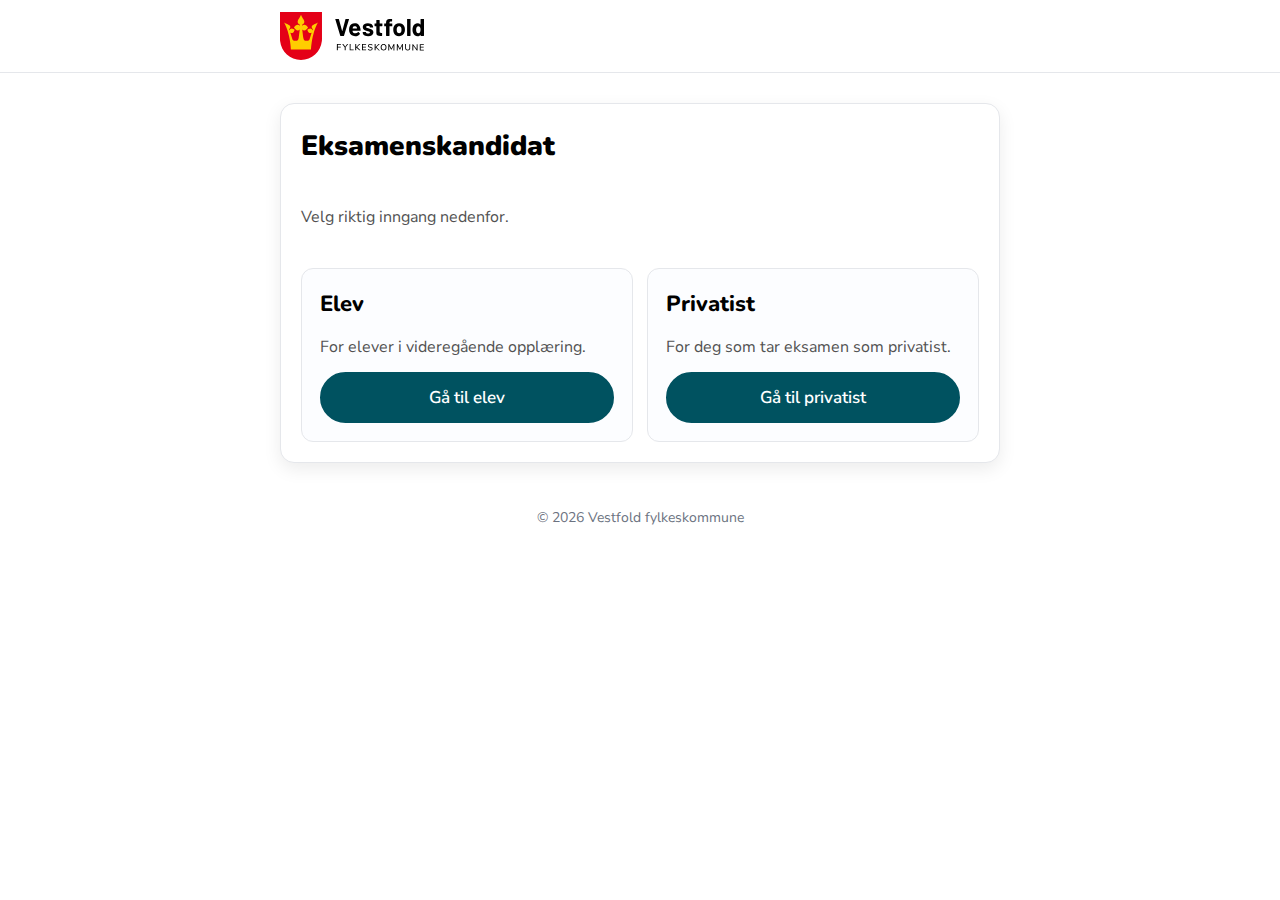
<file: index.html>
<!doctype html>
<html lang="no">
  <head>
    <meta charset="utf-8" />
    <meta name="viewport" content="width=device-width, initial-scale=1" />
    <title>Eksamenskandidat - Vestfold fylkeskommune</title>

    <!-- Icon -->
    <link rel="icon" type="image/png" sizes="16x16" href="./vestfold-favicon-16x16.png">
    <link rel="icon" type="image/png" sizes="32x32" href="./vestfold-favicon-32x32.png">

    <!-- Nunito (overskrifter) + Nunito Sans (brødtekst og knapper) -->
    <link rel="preconnect" href="https://fonts.googleapis.com">
    <link rel="preconnect" href="https://fonts.gstatic.com" crossorigin>
    <link href="https://fonts.googleapis.com/css2?family=Nunito:wght@800;900&family=Nunito+Sans:wght@400;600;700&display=swap" rel="stylesheet">

    <style>
      :root{
        --fg:#000; --bg:#fff; --muted:#525252;
        --radius:14px; --shadow:0 6px 18px rgba(0,0,0,.08); --border:#e5e7eb;

        /* TFK “Vann”-farge */
        --vann:#005260;
        --hover-bg:#ffffff;       /* hvit på hover */
      }

      html{scroll-behavior:smooth}
      *,*:before,*:after{box-sizing:border-box}
      body{
        margin:0; color:var(--fg); background:var(--bg);
        font-family:"Nunito Sans",ui-sans-serif,system-ui,-apple-system,Segoe UI,Roboto,Helvetica,Arial,"Noto Sans";
        line-height:1.6;
      }

      /* Header */
      header{
        position:sticky;top:0;z-index:10;
        background:rgba(255,255,255,.94);
        backdrop-filter:blur(6px);
        border-bottom:1px solid var(--border);
      }
      .header-inner{
        max-width:760px;margin:0 auto;
        display:flex;align-items:center;gap:12px;
        padding:12px 20px;
      }
      .logo{height:48px;width:auto}

      /* Layout */
      .container{max-width:760px;margin:0 auto;padding:24px 20px}
      .card{
        background:#fff;border:1px solid var(--border);
        border-radius:var(--radius);box-shadow:var(--shadow);
        padding:20px;
      }

      h1,h2{font-family:"Nunito",ui-rounded,system-ui,sans-serif;margin:0 0 10px}
      h1{font-weight:900;font-size:clamp(22px,3.6vw,28px)}
      h2{font-weight:800;font-size:clamp(18px,3vw,22px)}
      .muted{color:var(--muted)}

      /* Knapper – mørke default, hvite ved hover; typografi = Nunito Sans 600 */
      .btn{
        --pad-y:15px; --pad-x:28px; /* omtrent som vestfoldfylke.no */
        display:inline-flex; align-items:center; justify-content:center; gap:10px;
        padding:var(--pad-y) var(--pad-x);
        border-radius:70px;                         /* pilleform */
        border:2px solid var(--vann);
        background:var(--vann); color:#fff;         /* mørk default */
        text-decoration:none;
        font-family:"Nunito Sans", ui-sans-serif;   /* samme teksttype som referansen */
        font-weight:600;                            /* match vekt (semibold) */
        font-size:1.0625rem;                        /* ~17px – som i referansen */
        line-height:1.0;
        transition:color .15s ease, background-color .15s ease, border-color .15s ease, box-shadow .15s ease, transform .06s ease;
        width:100%;
        cursor:pointer;
      }
      .btn:hover{
        background:var(--hover-bg); color:var(--vann); /* går til hvit på hover */
        box-shadow:0 6px 14px rgba(0,82,96,.22);
        transform:translateY(-1px);
      }
      .btn:focus-visible{outline:3px solid #cddde1; outline-offset:2px}

      /* Kort-rutenett – like høye kort og knapper på linje */
      .hero{display:flex;flex-direction:column;gap:10px;margin-top:6px;margin-bottom:18px}
      .choices{
        display:grid; gap:14px; margin-top:12px;
        grid-template-columns:1fr; align-items:stretch;
      }
      @media (min-width:560px){
        .choices{grid-template-columns:1fr 1fr;}
      }
      .choice{
        padding:18px;border-radius:12px;border:1px solid var(--border);
        background:#fcfdff;
        display:flex; flex-direction:column; gap:12px;
        height:100%;
      }
      .choice h2{margin:0}
      .choice p{margin:0}
      .choice .actions{margin-top:auto}
      
      footer{color:#6b7280;font-size:14px;text-align:center;padding:26px 0 40px}
    </style>
  </head>

  <body>
    <header>
      <div class="header-inner">
        <img class="logo" src="./VFKlogosidestilt.svg" alt="Vestfold fylkeskommune">
      </div>
    </header>

    <main class="container">
      <section class="card hero" aria-labelledby="tittel">
        <h1 id="tittel">Eksamenskandidat</h1>
        <p class="muted">Velg riktig inngang nedenfor.</p>

        <div class="choices" role="list">
          <article class="choice" role="listitem" aria-labelledby="elev-title">
            <h2 id="elev-title">Elev</h2>
            <p class="muted">For elever i videregående opplæring.</p>
            <div class="actions">
              <a class="btn" href="./elev/index.html">Gå til elev</a>
            </div>
          </article>

          <article class="choice" role="listitem" aria-labelledby="priv-title">
            <h2 id="priv-title">Privatist</h2>
            <p class="muted">For deg som tar eksamen som privatist.</p>
            <div class="actions">
              <a class="btn" href="./privatist/index.html">Gå til privatist</a>
            </div>
          </article>
        </div>
      </section>

      <footer>© <span id="year"></span> Vestfold fylkeskommune</footer>
    </main>

    <script>
      try{document.getElementById('year').textContent=new Date().getFullYear();}catch(e){}
    </script>
  </body>
</html>
</file>
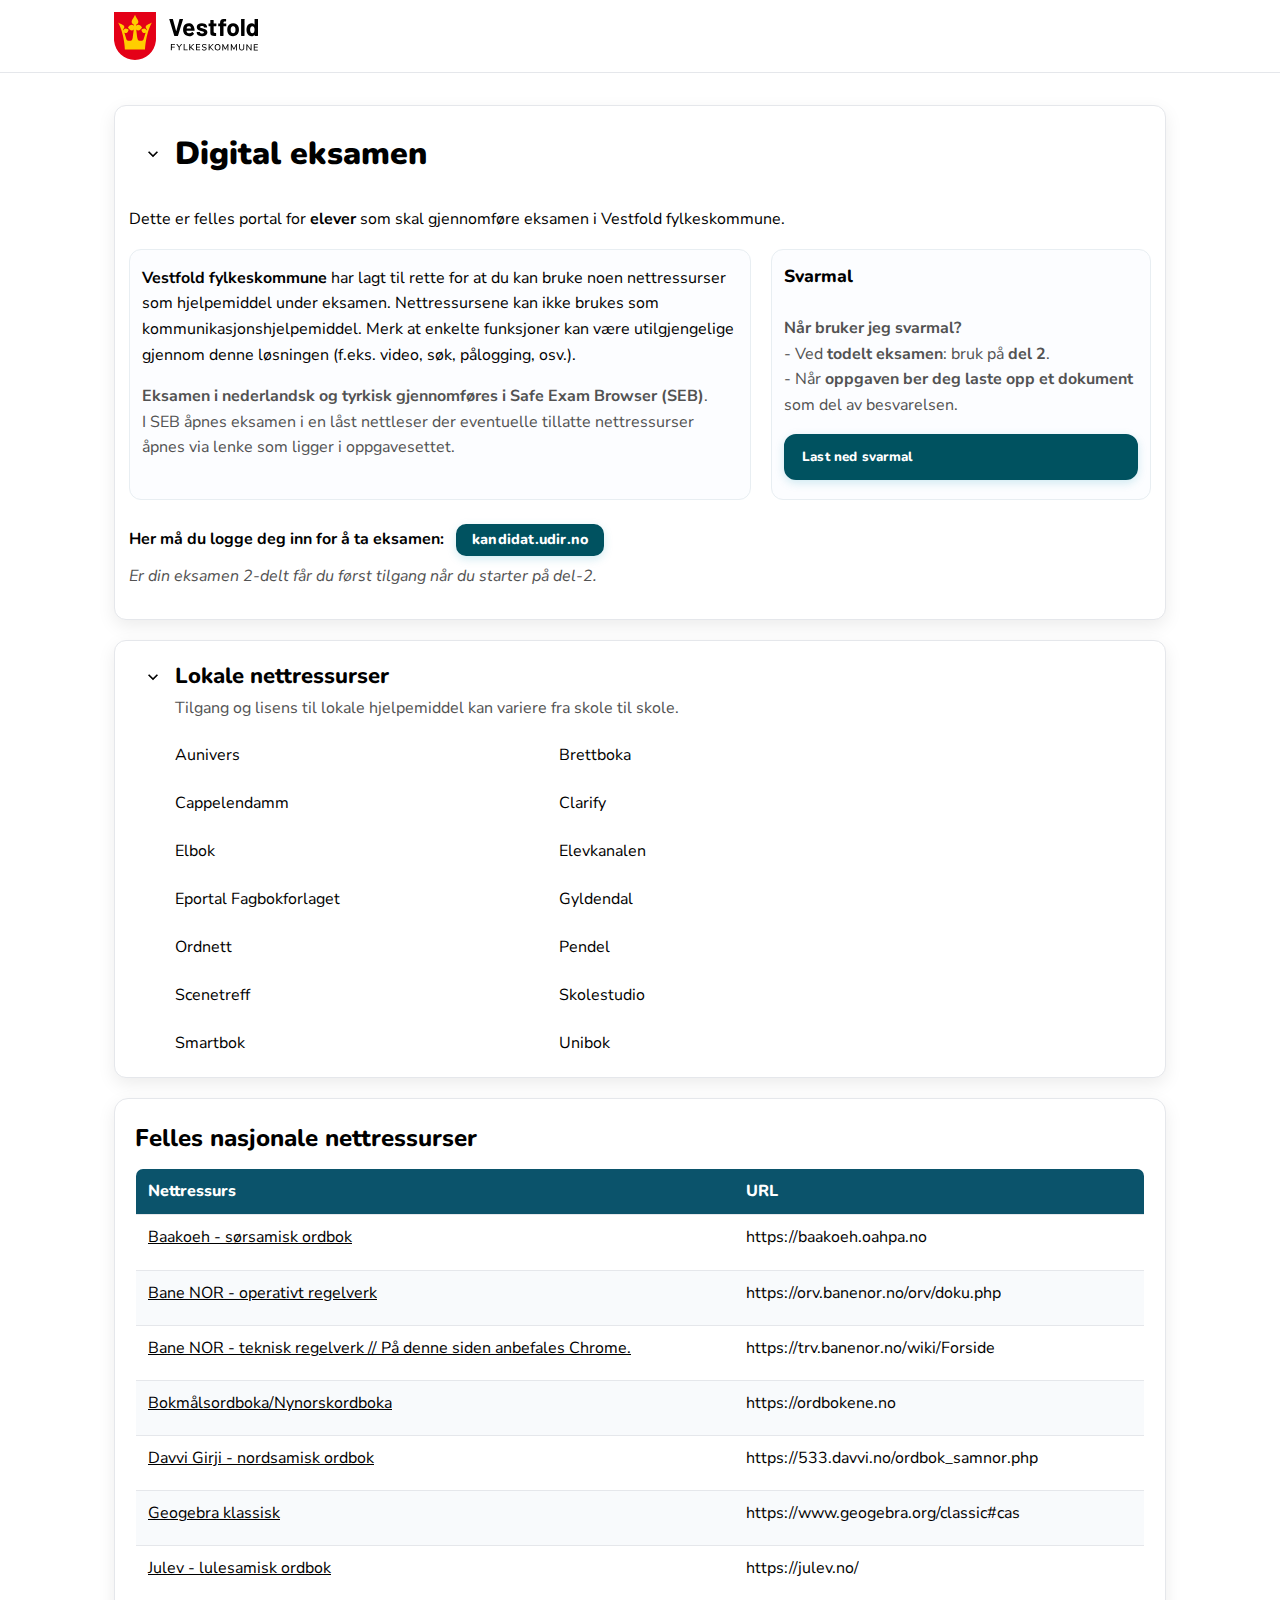
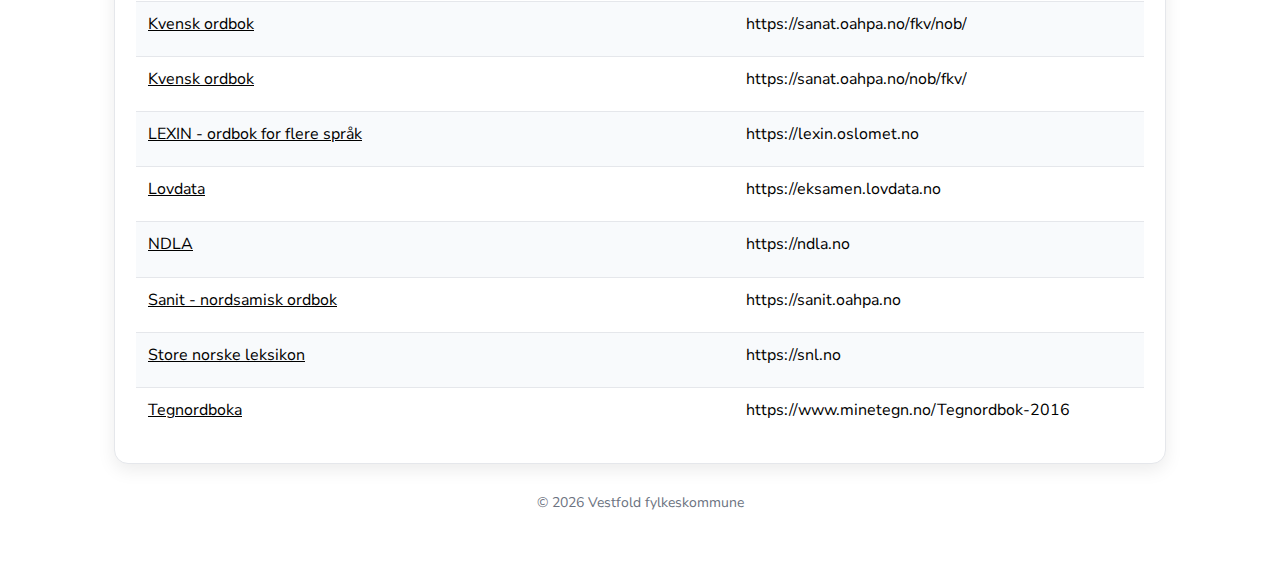
<file: elev/index.html>
﻿<!doctype html>
<html lang="no">
  <head>
    <meta charset="utf-8" />
    <meta name="viewport" content="width=device-width, initial-scale=1" />
    <title>Digital eksamen - Vestfold fylkeskommune</title>
    
    <!-- Icon -->
    <link rel="icon" type="image/png" sizes="16x16" href="../vestfold-favicon-16x16.png">
    <link rel="icon" type="image/png" sizes="32x32" href="../vestfold-favicon-32x32.png">

    <!-- Nunito (overskrifter) + Nunito Sans (brødtekst) -->
    <link rel="preconnect" href="https://fonts.googleapis.com">
    <link rel="preconnect" href="https://fonts.gstatic.com" crossorigin>
    <link href="https://fonts.googleapis.com/css2?family=Nunito:wght@700;800;900&family=Nunito+Sans:wght@400;600;700&display=swap" rel="stylesheet">

    <style>
      :root {
        --fg: #000; --bg: #fff; --muted: #525252;
        --brand: #0891b2; --radius: 14px;
        --shadow: 0 6px 18px rgba(0,0,0,0.08);
        --border-color: #e5e7eb;

        /* For perfekt linje under summary-teksten */
        --summary-pad-x: 14px;
        --chev-w: 20px;
        --chev-gap: 12px;
        --content-indent: calc(var(--summary-pad-x) + var(--chev-w) + var(--chev-gap));
      }
      html { scroll-behavior: smooth; }
      *, *::before, *::after { box-sizing: border-box; }
      body {
        margin: 0;
        font-family: "Nunito Sans", ui-sans-serif, system-ui, -apple-system, Segoe UI, Roboto, Helvetica, Arial, "Noto Sans";
        line-height: 1.6; color: var(--fg); background: var(--bg);
      }
      .container { max-width: 1100px; margin: 0 auto; padding: 24px; }

      header { position: sticky; top: 0; z-index: 10; background: rgba(255,255,255,0.94);
        backdrop-filter: blur(6px); border-bottom: 1px solid var(--border-color); }
      .header-inner { display: flex; align-items: center; gap: 16px; padding: 12px 24px; max-width: 1100px; margin: 0 auto; }
      .logo { height: 48px; width: auto; }

      .card {
        background: #fff; border-radius: var(--radius);
        box-shadow: var(--shadow); border: 1px solid var(--border-color);
        padding: 20px;
      }

      .btn {
        display: inline-flex; align-items: center; gap: 10px;
        padding: 12px 16px; border-radius: 12px; border: 0; cursor: pointer;
        background: #e0f2fe; color: #0b0c0e; text-decoration: none;
        box-shadow: 0 3px 10px rgba(8,145,178,0.18);
        transition: transform .06s ease, filter .2s ease, box-shadow .2s ease;
        /* Lås typografi på knapper til Nunito (CTA) */
        font-family: "Nunito", ui-rounded, system-ui, sans-serif;
        font-weight: 800;
        letter-spacing: 0.2px;
      }
      /* slankere knapp for kandidat.udir.no */
      .btn-compact { padding: 6px 14px; line-height: 1.1; border-radius: 10px; }
      .btn:hover { transform: translateY(-1px); filter: brightness(1.02); box-shadow: 0 6px 14px rgba(8,145,178,0.22); }
      .muted { color: var(--muted); }
      h1, h2, h3 { margin: 0 0 10px; font-family: "Nunito", ui-rounded, system-ui, sans-serif; }
      h1 { font-weight: 900; } h2, h3 { font-weight: 800; }
      h3.subtle { font-size: 1.1rem; }

      /* Velkommen-kort: to-spaltet layout (stacker på smal skjerm) */
      .split { display: grid; gap: 20px; }
      @media (min-width: 900px) {
        .split { grid-template-columns: 1fr minmax(260px, 380px); align-items: stretch; }
      }

      /* Pane = kort-stil for begge sider */
      .pane, .right {
        background: #fcfdff; border: 1px solid #e8eef2; border-radius: 12px;
        padding: 12px; display: flex; flex-direction: column; height: 100%;
      }
      /* Løft venstre innhold litt for visuell linje med høyre tittel */
      .pane { padding-top: 0px; }

      /* INFO-boksen uten grafisk “parentes” */
      .info { border: 0; background: transparent; padding: 0; border-radius: 0; margin: 0 0 10px 0; }

      /* Litt mer luft før login-linja */
      .login-cta { margin-top: 24px; display: flex; align-items: center; gap: 12px; flex-wrap: wrap; }
      .login-cta .hint { font-weight: 700; font-family: "Nunito", ui-rounded, system-ui, sans-serif; }
      .login-cta .btn { text-decoration: none; }

      .table {
        width: 100%; border-collapse: collapse; border: 1px solid #d1d5db; border-radius: 8px;
        overflow: hidden; background: #fff; font-size: 16px;
        margin-top: 2px; /* luft under h2 */
      }
      .table thead th { background: #0b536b; color: #fff; text-align: left; font-weight: 800; padding: 10px 12px; font-family: "Nunito", ui-rounded, system-ui, sans-serif; }
      .table tbody td { padding: 10px 12px; border-top: 1px solid #e5e7eb; vertical-align: top; }
      .table tbody tr:nth-child(even) td { background: #f8fafc; }
      .table a { color: inherit; text-decoration: underline; }
      .table .url { white-space: nowrap; overflow: hidden; text-overflow: ellipsis; max-width: 100%; display: inline-block; }
      @media (max-width: 640px) { .table { font-size: 15px; } .table .url { white-space: normal; } }

      .grid { display: grid; gap: 20px; }

      /* Lokale nettressurser – to balanserte kolonner, venstrejustert tekst */
      .list-grid {
        display: grid;
        grid-template-columns: repeat(2, minmax(260px, 360px));
        grid-auto-rows: 40px;  /* like høye rader */
        gap: 8px 24px;
        align-items: center;
        justify-content: start;
        justify-items: start;
        text-align: left;
        max-width: 860px;
        margin-top: 0; /* grunnverdi: ingen ekstra luft */
      }
      .lg-item { display: flex; align-items: center; justify-content: flex-start; width: 100%; }
      .lg-item a { display: inline-block; text-decoration: none; color: inherit; }
      .lg-item a:hover { text-decoration: underline; }
      @media (max-width: 640px) { .list-grid { grid-template-columns: 1fr; max-width: none; } }

      /* Details-kort: kompakt høyde når lukket */
      details.resource, details.hero {
        border-radius: 12px; border: 1px solid var(--border-color); background: #fff;
        box-shadow: var(--shadow);
        padding: 0; /* ingen pad når lukket */
      }
      details.resource[open], details.hero[open] { padding: 10px 14px 14px; }
      details.resource summary, details.hero summary {
        cursor: pointer; list-style: none; display: flex; align-items: center; gap: var(--chev-gap);
        padding: 12px var(--summary-pad-x);
        font-family: "Nunito", ui-rounded, system-ui, sans-serif;
      }
      details.resource summary { font-weight: 800; font-size: 1.375rem; line-height: 1.2; margin: 0; }
      details.hero summary h1 { margin: 0; }
      details.hero summary::-webkit-details-marker,
      details.resource summary::-webkit-details-marker { display: none; }

      .chev { width: var(--chev-w); height: var(--chev-w); transition: transform .2s ease; display: inline-block; }
      details[open] .chev { transform: rotate(90deg); }

      /* Innholdet under summary skal starte på samme vertikale linje som summary-teksten */
      .content-indent { padding-left: var(--content-indent); }
      .content-indent > p.muted { margin: 0 0 14px; }   /* dra opp forklaringsteksten litt */

      /* KUN når Lokale nettressurser er ÅPEN: dytt lista noen piksler ned */
      details.resource[open] .list-grid { margin-top: 10px; } /* justér 6–16px etter smak */

      /* KUN når Lokale nettressurser er ÅPEN: litt mindre bunn-padding i summary */
      details.resource[open] summary { padding-bottom: 6px; }

      /* Tilgjengelighet: tydelig fokus */
      a:focus-visible, .btn:focus-visible {
        outline: 2px solid #0ea5b7;
        outline-offset: 2px;
        border-radius: 10px;
      }

      /* Redusert animasjon */
      @media (prefers-reduced-motion: reduce) {
        * { transition: none !important; }
      }

      footer { color: #6b7280; font-size: 14px; padding: 28px 0 40px; text-align: center; }

      /* === Gjenbrukbar VANN-stil for mørk→hvit hover === */
      .btn-vann{
        border: 2px solid #005260;
        background: #005260;     /* mørk default */
        color: #fff;
      }
      .btn-vann:hover{
        background: #ffffff;     /* inverter til hvit */
        color: #005260;
        box-shadow: 0 6px 14px rgba(0,82,96,.22);
        transform: translateY(-1px);
      }
      .btn-vann:focus-visible{
        outline: 3px solid #cddde1;
        outline-offset: 2px;
      }

      /* === Overstyr typografi på kandidat.udir.no-teksten (kun tekst) === */
      .login-cta a.btn.btn-compact {
        font-family: "Nunito", ui-rounded, system-ui, sans-serif !important;
        font-weight: 800 !important;
        font-size: 0.9rem !important;  /* matcher “Last ned svarmal” */
        letter-spacing: 0.2px !important;
      }
    </style>
  </head>

  <body>
    <header>
      <div class="header-inner">
        <img class="logo" src="../VFKlogosidestilt.svg" alt="Vestfold fylkeskommune" />
      </div>
    </header>

    <main class="container">
      <section class="grid" style="margin-top: 8px;">
        <!-- Digital eksamen som details + pil, ÅPEN som standard -->
        <details class="hero card" open>
          <summary>
            <svg class="chev" viewBox="0 0 24 24" aria-hidden="true" focusable="false"><path d="M8.59 16.59L13.17 12 8.59 7.41 10 6l6 6-6 6z"/></svg>
            <h1>Digital eksamen</h1>
          </summary>

          <p>Dette er felles portal for <strong>elever</strong> som skal gjennomføre eksamen i Vestfold fylkeskommune.</p>

          <div class="split">
            <div class="pane">
              <div class="info" role="note" aria-label="Viktig informasjon om nettressurser">
                <p><strong>Vestfold fylkeskommune</strong> har lagt til rette for at du kan bruke noen nettressurser som hjelpemiddel under eksamen. Nettressursene kan ikke brukes som kommunikasjonshjelpemiddel. Merk at enkelte funksjoner kan være utilgjengelige gjennom denne løsningen (f.eks. video, søk, pålogging, osv.).</p>
                <p class="muted" style="margin-top:8px;">
                  <strong>Eksamen i nederlandsk og tyrkisk gjennomføres i Safe Exam Browser (SEB)</strong>.<br>
                  I SEB åpnes eksamen i en låst nettleser der eventuelle tillatte nettressurser åpnes via lenke som ligger i oppgavesettet.
                </p>
              </div>
            </div>

            <aside class="right">
              <h3 class="subtle">Svarmal</h3>
              <p class="muted" id="template-help">
                <strong>Når bruker jeg svarmal?</strong><br>
                - Ved <strong>todelt eksamen</strong>: bruk på <strong>del 2</strong>.<br>
                - Når <strong>oppgaven ber deg laste opp et dokument</strong> som del av besvarelsen.
              </p>
              <button class="btn btn-vann" id="download-template" type="button" aria-describedby="template-help">Last ned svarmal</button>
            </aside>
          </div>

          <div class="login-cta" aria-label="Pålogging til eksamen">
            <span class="hint">Her må du logge deg inn for å ta eksamen:</span>
            <a class="btn btn-compact btn-vann" href="https://kandidat.udir.no/" target="_blank" rel="noopener noreferrer">kandidat.udir.no</a>
          </div>
          <p class="muted" style="margin-top: 8px;">
            <em>Er din eksamen 2-delt får du først tilgang når du starter på del-2.</em>
          </p>
        </details>
      </section>

      <section class="grid" style="margin-top: 20px;">
        <!-- Lokale nettressurser: ELEVER = ÅPEN -->
        <details class="resource card" open>
          <summary>
            <svg class="chev" viewBox="0 0 24 24" aria-hidden="true" focusable="false"><path d="M8.59 16.59L13.17 12 8.59 7.41 10 6l6 6-6 6z"/></svg>
            Lokale nettressurser
          </summary>

          <div class="content-indent">
            <p class="muted">
              Tilgang og lisens til lokale hjelpemiddel kan variere fra skole til skole.
            </p>

            <div class="list-grid" id="localResources">
              <div class="lg-item"><a href="https://aunivers.no" target="_blank" rel="noopener noreferrer">Aunivers</a></div>
              <div class="lg-item"><a href="https://brettboka.no" target="_blank" rel="noopener noreferrer">Brettboka</a></div>
              <div class="lg-item"><a href="https://www.cappelendammundervisning.no/" target="_blank" rel="noopener noreferrer">Cappelendamm</a></div>
              <div class="lg-item"><a href="https://www.clarify.no/" target="_blank" rel="noopener noreferrer">Clarify</a></div>
              <div class="lg-item"><a href="https://www.elbok.no/" target="_blank" rel="noopener noreferrer">Elbok</a></div>
              <div class="lg-item"><a href="https://app.elevkanalen.no/" target="_blank" rel="noopener noreferrer">Elevkanalen</a></div>
              <div class="lg-item"><a href="https://eportal.fagbokforlaget.no/" target="_blank" rel="noopener noreferrer">Eportal Fagbokforlaget</a></div>
              <div class="lg-item"><a href="https://gyldendal.no" target="_blank" rel="noopener noreferrer">Gyldendal</a></div>
              <div class="lg-item"><a href="https://ordnett.no" target="_blank" rel="noopener noreferrer">Ordnett</a></div>
              <div class="lg-item"><a href="https://pendel.no" target="_blank" rel="noopener noreferrer">Pendel</a></div>
              <div class="lg-item"><a href="https://scenetreff.no" target="_blank" rel="noopener noreferrer">Scenetreff</a></div>
              <div class="lg-item"><a href="https://skolestudio.no" target="_blank" rel="noopener noreferrer">Skolestudio</a></div>
              <div class="lg-item"><a href="https://smartbok.no" target="_blank" rel="noopener noreferrer">Smartbok</a></div>
              <div class="lg-item"><a href="https://www.unibok.no/" target="_blank" rel="noopener noreferrer">Unibok</a></div>
            </div>
          </div>
        </details>
      </section>

      <section class="grid" style="margin-top: 20px;">
        <div class="card">
          <h2>Felles nasjonale nettressurser</h2>
          <table class="table" aria-label="Åpne nettressurser">
            <thead>
              <tr><th scope="col">Nettressurs</th><th scope="col">URL</th></tr>
            </thead>
            <tbody>
              <tr><td><a href="https://baakoeh.oahpa.no" target="_blank" rel="noopener noreferrer">Baakoeh - sørsamisk ordbok</a></td><td><span class="url">https://baakoeh.oahpa.no</span></td></tr>
              <tr><td><a href="https://orv.banenor.no/orv/doku.php" target="_blank" rel="noopener noreferrer">Bane NOR - operativt regelverk</a></td><td><span class="url">https://orv.banenor.no/orv/doku.php</span></td></tr>
              <tr><td><a href="https://trv.banenor.no/wiki/Forside" target="_blank" rel="noopener noreferrer">Bane NOR - teknisk regelverk // På denne siden anbefales Chrome.</a></td><td><span class="url">https://trv.banenor.no/wiki/Forside</span></td></tr>
              <tr><td><a href="https://ordbokene.no" target="_blank" rel="noopener noreferrer">Bokmålsordboka/Nynorskordboka</a></td><td><span class="url">https://ordbokene.no</span></td></tr>
              <tr><td><a href="https://533.davvi.no/ordbok_samnor.php" target="_blank" rel="noopener noreferrer">Davvi Girji - nordsamisk ordbok</a></td><td><span class="url">https://533.davvi.no/ordbok_samnor.php</span></td></tr>
              <tr><td><a href="https://www.geogebra.org/classic#cas" target="_blank" rel="noopener noreferrer">Geogebra klassisk</a></td><td><span class="url">https://www.geogebra.org/classic#cas</span></td></tr>
              <tr><td><a href="https://julev.no/" target="_blank" rel="noopener noreferrer">Julev - lulesamisk ordbok</a></td><td><span class="url">https://julev.no/</span></td></tr>
              <tr><td><a href="https://sanat.oahpa.no/fkv/nob/" target="_blank" rel="noopener noreferrer">Kvensk ordbok</a></td><td><span class="url">https://sanat.oahpa.no/fkv/nob/</span></td></tr>
              <tr><td><a href="https://sanat.oahpa.no/nob/fkv/" target="_blank" rel="noopener noreferrer">Kvensk ordbok</a></td><td><span class="url">https://sanat.oahpa.no/nob/fkv/</span></td></tr>
              <tr><td><a href="https://lexin.oslomet.no" target="_blank" rel="noopener noreferrer">LEXIN - ordbok for flere språk</a></td><td><span class="url">https://lexin.oslomet.no</span></td></tr>
              <tr><td><a href="https://eksamen.lovdata.no" target="_blank" rel="noopener noreferrer">Lovdata</a></td><td><span class="url">https://eksamen.lovdata.no</span></td></tr>
              <tr><td><a href="https://ndla.no" target="_blank" rel="noopener noreferrer">NDLA</a></td><td><span class="url">https://ndla.no</span></td></tr>
              <tr><td><a href="https://sanit.oahpa.no" target="_blank" rel="noopener noreferrer">Sanit - nordsamisk ordbok</a></td><td><span class="url">https://sanit.oahpa.no</span></td></tr>
              <tr><td><a href="https://snl.no" target="_blank" rel="noopener noreferrer">Store norske leksikon</a></td><td><span class="url">https://snl.no</span></td></tr>
              <tr><td><a href="https://www.minetegn.no/Tegnordbok-2016" target="_blank" rel="noopener noreferrer">Tegnordboka</a></td><td><span class="url">https://www.minetegn.no/Tegnordbok-2016</span></td></tr>
            </tbody>
          </table>
        </div>
      </section>

      <footer>© <span id="year"></span> Vestfold fylkeskommune</footer>
    </main>

    <script>
      try { document.getElementById('year').textContent = new Date().getFullYear(); } catch(e) {}

      (function() {
        try {
          const btn = document.getElementById('download-template');
          if (!btn) return;
          const sanitize = (v) => (v || '')
            .replace(/[^A-Za-z0-9 _.-]/g, '-').replace(/\s+/g, ' ').trim().substring(0, 80);

          async function downloadTemplate() {
            const input = prompt('Skriv kandidatnummer og fagkode (blir filnavnet):');
            if (!input) return;
            const fileName = sanitize(input) || 'svarmal';
            try {
              const resp = await fetch('/eksamensmal.docx', { cache: 'no-store' });
              if (!resp.ok) throw new Error('Kunne ikke hente mal');
              const blob = await resp.blob();
              const url = URL.createObjectURL(blob);
              const a = document.createElement('a');
              a.href = url; a.download = `${fileName}.docx`;
              document.body.appendChild(a); a.click(); a.remove();
              URL.revokeObjectURL(url);
            } catch (e) {
              alert('Beklager, noe gikk galt ved nedlasting. Prøv igjen eller kontakt IT-personell.');
              console.error(e);
            }
          }
          btn.addEventListener('click', downloadTemplate);
        } catch(e) { console.error(e); }
      })();
    </script>
  </body>
</html>
</file>
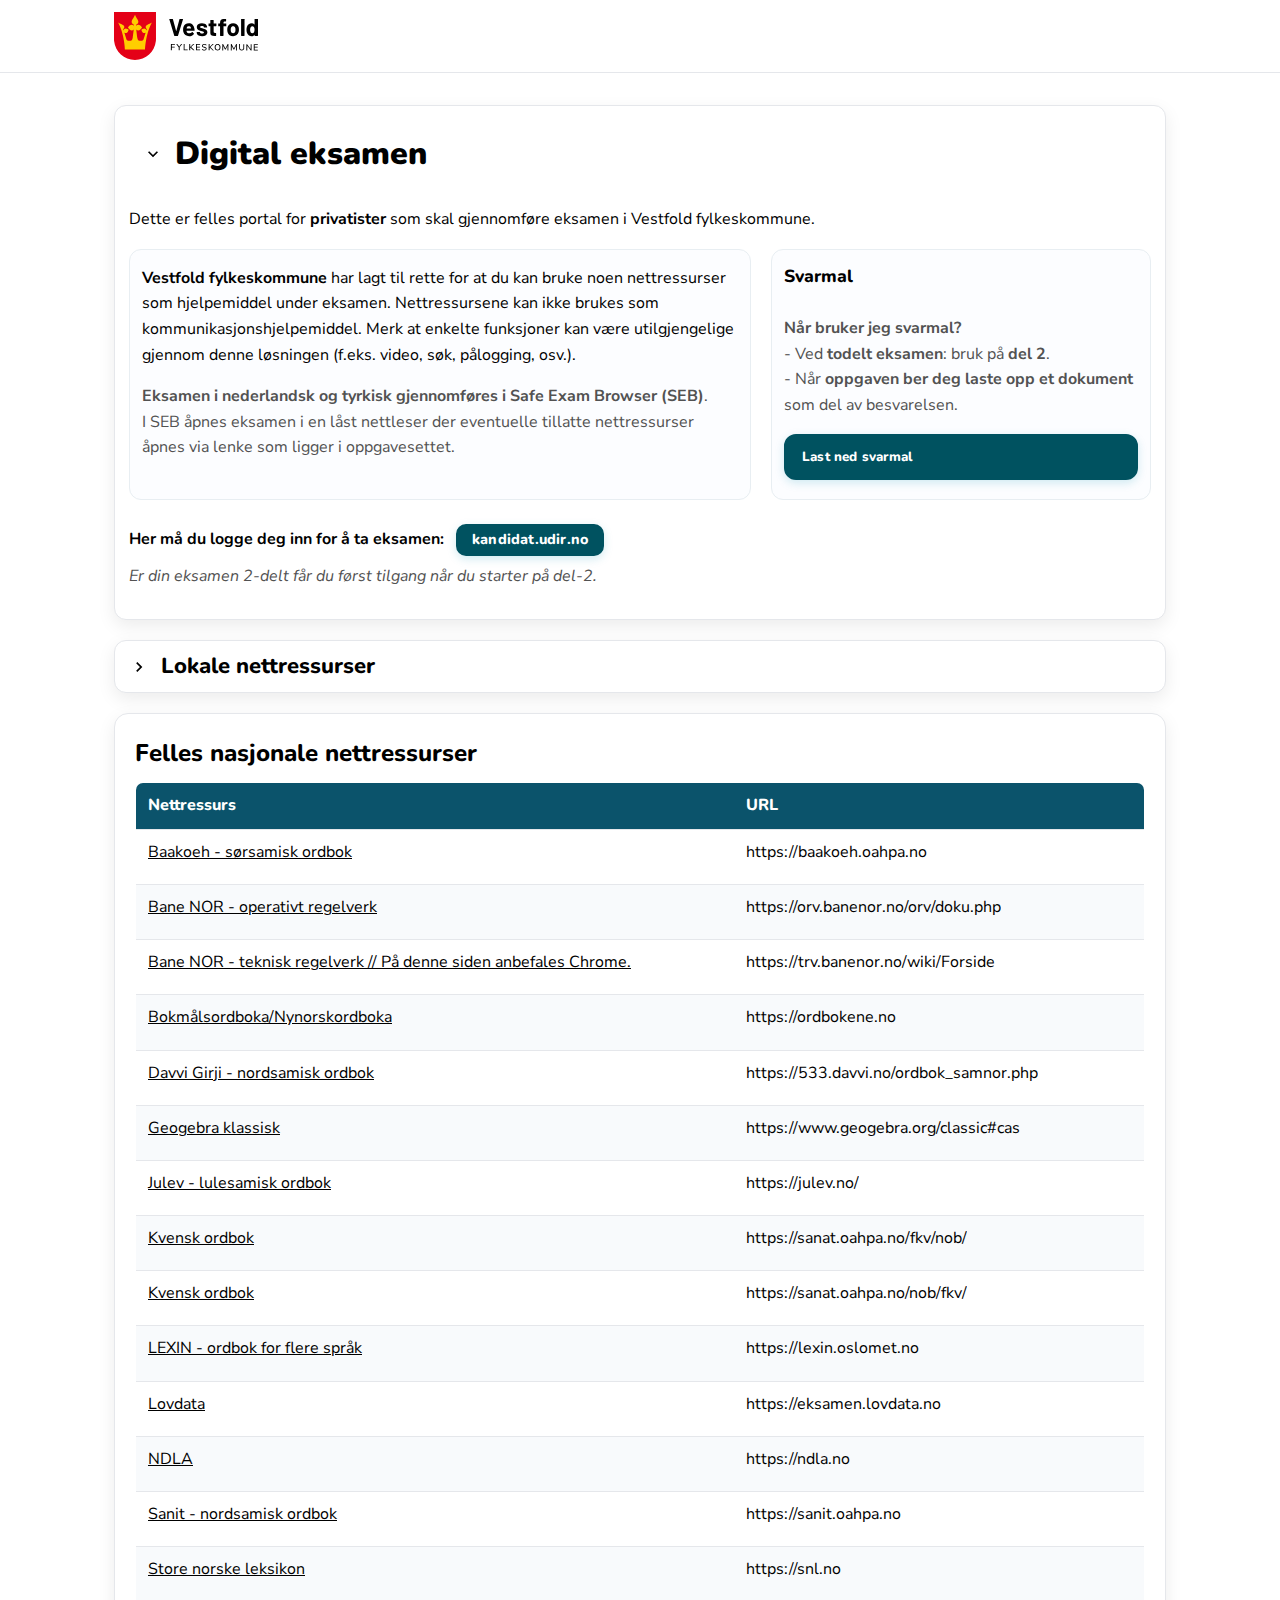
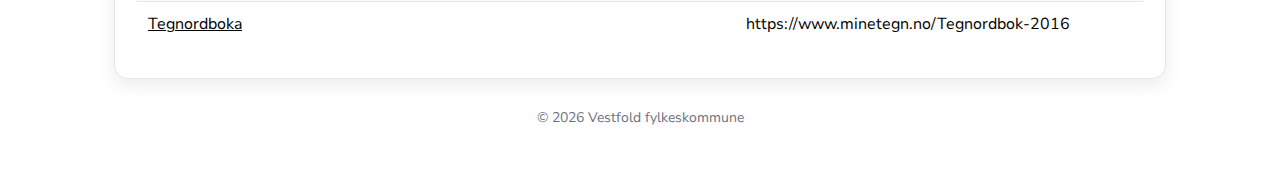
<file: privatist/index.html>
<!doctype html>
<html lang="no">
  <head>
    <meta charset="utf-8" />
    <meta name="viewport" content="width=device-width, initial-scale=1" />
    <title>Digital eksamen - Vestfold fylkeskommune</title>
    
    <!-- Icon -->
    <link rel="icon" type="image/png" sizes="16x16" href="../vestfold-favicon-16x16.png">
    <link rel="icon" type="image/png" sizes="32x32" href="../vestfold-favicon-32x32.png">

    <!-- Nunito (overskrifter) + Nunito Sans (brødtekst) -->
    <link rel="preconnect" href="https://fonts.googleapis.com">
    <link rel="preconnect" href="https://fonts.gstatic.com" crossorigin>
    <link href="https://fonts.googleapis.com/css2?family=Nunito:wght@700;800;900&family=Nunito+Sans:wght@400;600;700&display=swap" rel="stylesheet">

    <style>
      :root {
        --fg: #000; --bg: #fff; --muted: #525252;
        --brand: #0891b2; --radius: 14px;
        --shadow: 0 6px 18px rgba(0,0,0,0.08);
        --border-color: #e5e7eb;

        /* For perfekt linje under summary-teksten */
        --summary-pad-x: 14px;
        --chev-w: 20px;
        --chev-gap: 12px;
        --content-indent: calc(var(--summary-pad-x) + var(--chev-w) + var(--chev-gap));
      }
      html { scroll-behavior: smooth; }
      *, *::before, *::after { box-sizing: border-box; }
      body {
        margin: 0;
        font-family: "Nunito Sans", ui-sans-serif, system-ui, -apple-system, Segoe UI, Roboto, Helvetica, Arial, "Noto Sans";
        line-height: 1.6; color: var(--fg); background: var(--bg);
      }
      .container { max-width: 1100px; margin: 0 auto; padding: 24px; }

      header { position: sticky; top: 0; z-index: 10; background: rgba(255,255,255,0.94);
        backdrop-filter: blur(6px); border-bottom: 1px solid var(--border-color); }
      .header-inner { display: flex; align-items: center; gap: 16px; padding: 12px 24px; max-width: 1100px; margin: 0 auto; }
      .logo { height: 48px; width: auto; }

      .card {
        background: #fff; border-radius: var(--radius);
        box-shadow: var(--shadow); border: 1px solid var(--border-color);
        padding: 20px;
      }

      .btn {
        display: inline-flex; align-items: center; gap: 10px;
        padding: 12px 16px; border-radius: 12px; border: 0; cursor: pointer;
        background: #e0f2fe; color: #0b0c0e; text-decoration: none;
        box-shadow: 0 3px 10px rgba(8,145,178,0.18);
        transition: transform .06s ease, filter .2s ease, box-shadow .2s ease;
        /* Lås typografi på knapper til Nunito (CTA) */
        font-family: "Nunito", ui-rounded, system-ui, sans-serif;
        font-weight: 800;
        letter-spacing: 0.2px;
      }
      /* slankere knapp for kandidat.udir.no */
      .btn-compact { padding: 6px 14px; line-height: 1.1; border-radius: 10px; }
      .btn:hover { transform: translateY(-1px); filter: brightness(1.02); box-shadow: 0 6px 14px rgba(8,145,178,0.22); }
      .muted { color: var(--muted); }
      h1, h2, h3 { margin: 0 0 10px; font-family: "Nunito", ui-rounded, system-ui, sans-serif; }
      h1 { font-weight: 900; } h2, h3 { font-weight: 800; }
      h3.subtle { font-size: 1.1rem; }

      /* Velkommen-kort: to-spaltet layout (stacker på smal skjerm) */
      .split { display: grid; gap: 20px; }
      @media (min-width: 900px) {
        .split { grid-template-columns: 1fr minmax(260px, 380px); align-items: stretch; }
      }

      /* Pane = kort-stil for begge sider */
      .pane, .right {
        background: #fcfdff; border: 1px solid #e8eef2; border-radius: 12px;
        padding: 12px; display: flex; flex-direction: column; height: 100%;
      }
      /* Løft venstre innhold litt for visuell linje med høyre tittel */
      .pane { padding-top: 0px; }

      /* INFO-boksen uten grafisk “parentes” */
      .info { border: 0; background: transparent; padding: 0; border-radius: 0; margin: 0 0 10px 0; }

      /* Litt mer luft før login-linja */
      .login-cta { margin-top: 24px; display: flex; align-items: center; gap: 12px; flex-wrap: wrap; }
      .login-cta .hint { font-weight: 700; font-family: "Nunito", ui-rounded, system-ui, sans-serif; }
      .login-cta .btn { text-decoration: none; }

      .table {
        width: 100%; border-collapse: collapse; border: 1px solid #d1d5db; border-radius: 8px;
        overflow: hidden; background: #fff; font-size: 16px;
        margin-top: 2px; /* luft under h2 */
      }
      .table thead th { background: #0b536b; color: #fff; text-align: left; font-weight: 800; padding: 10px 12px; font-family: "Nunito", ui-rounded, system-ui, sans-serif; }
      .table tbody td { padding: 10px 12px; border-top: 1px solid #e5e7eb; vertical-align: top; }
      .table tbody tr:nth-child(even) td { background: #f8fafc; }
      .table a { color: inherit; text-decoration: underline; }
      .table .url { white-space: nowrap; overflow: hidden; text-overflow: ellipsis; max-width: 100%; display: inline-block; }
      @media (max-width: 640px) { .table { font-size: 15px; } .table .url { white-space: normal; } }

      .grid { display: grid; gap: 20px; }

      /* Lokale nettressurser – to balanserte kolonner, venstrejustert tekst */
      .list-grid {
        display: grid;
        grid-template-columns: repeat(2, minmax(260px, 360px));
        grid-auto-rows: 40px;  /* like høye rader */
        gap: 8px 24px;
        align-items: center;
        justify-content: start;
        justify-items: start;
        text-align: left;
        max-width: 860px;
        margin-top: 0; /* grunnverdi: ingen ekstra luft */
      }
      .lg-item { display: flex; align-items: center; justify-content: flex-start; width: 100%; }
      .lg-item a { display: inline-block; text-decoration: none; color: inherit; }
      .lg-item a:hover { text-decoration: underline; }
      @media (max-width: 640px) { .list-grid { grid-template-columns: 1fr; max-width: none; } }

      /* Details-kort: kompakt høyde når lukket */
      details.resource, details.hero {
        border-radius: 12px; border: 1px solid var(--border-color); background: #fff;
        box-shadow: var(--shadow);
        padding: 0; /* ingen pad når lukket */
      }
      details.resource[open], details.hero[open] { padding: 10px 14px 14px; }
      details.resource summary, details.hero summary {
        cursor: pointer; list-style: none; display: flex; align-items: center; gap: var(--chev-gap);
        padding: 12px var(--summary-pad-x);
        font-family: "Nunito", ui-rounded, system-ui, sans-serif;
      }
      details.resource summary { font-weight: 800; font-size: 1.375rem; line-height: 1.2; margin: 0; }
      details.hero summary h1 { margin: 0; }
      details.hero summary::-webkit-details-marker,
      details.resource summary::-webkit-details-marker { display: none; }

      .chev { width: var(--chev-w); height: var(--chev-w); transition: transform .2s ease; display: inline-block; }
      details[open] .chev { transform: rotate(90deg); }

      /* Innholdet under summary skal starte på samme vertikale linje som summary-teksten */
      .content-indent { padding-left: var(--content-indent); }
      .content-indent > p.muted { margin: 0 0 14px; }   /* dra opp forklaringsteksten litt */

      /* KUN når Lokale nettressurser er ÅPEN: dytt lista noen piksler ned */
      details.resource[open] .list-grid { margin-top: 10px; } /* justér 6–16px etter smak */

      /* KUN når Lokale nettressurser er ÅPEN: litt mindre bunn-padding i summary */
      details.resource[open] summary { padding-bottom: 6px; }

      /* Tilgjengelighet: tydelig fokus */
      a:focus-visible, .btn:focus-visible {
        outline: 2px solid #0ea5b7;
        outline-offset: 2px;
        border-radius: 10px;
      }

      /* Redusert animasjon */
      @media (prefers-reduced-motion: reduce) {
        * { transition: none !important; }
      }

      footer { color: #6b7280; font-size: 14px; padding: 28px 0 40px; text-align: center; }

      /* === Gjenbrukbar VANN-stil for mørk→hvit hover === */
      .btn-vann{
        border: 2px solid #005260;
        background: #005260;     /* mørk default */
        color: #fff;
      }
      .btn-vann:hover{
        background: #ffffff;     /* inverter til hvit */
        color: #005260;
        box-shadow: 0 6px 14px rgba(0,82,96,.22);
        transform: translateY(-1px);
      }
      .btn-vann:focus-visible{
        outline: 3px solid #cddde1;
        outline-offset: 2px;
      }

      /* === Overstyr typografi på kandidat.udir.no-teksten (kun tekst, ikke størrelse på knappen) === */
      .login-cta a.btn.btn-compact {
        font-family: "Nunito", ui-rounded, system-ui, sans-serif !important;
        font-weight: 800 !important;
        font-size: 0.9rem !important;     /* lik tekststørrelse som "Last ned svarmal" */
        letter-spacing: 0.2px !important;
      }
    </style>
  </head>

  <body>
    <header>
      <div class="header-inner">
        <img class="logo" src="../VFKlogosidestilt.svg" alt="Vestfold fylkeskommune" />
      </div>
    </header>

    <main class="container">
      <section class="grid" style="margin-top: 8px;">
        <!-- Digital eksamen som details + pil, ÅPEN som standard -->
        <details class="hero card" open>
          <summary>
            <svg class="chev" viewBox="0 0 24 24" aria-hidden="true" focusable="false"><path d="M8.59 16.59L13.17 12 8.59 7.41 10 6l6 6-6 6z"/></svg>
            <h1>Digital eksamen</h1>
          </summary>

          <p>Dette er felles portal for <strong>privatister</strong> som skal gjennomføre eksamen i Vestfold fylkeskommune.</p>

          <div class="split">
            <div class="pane">
              <div class="info" role="note" aria-label="Viktig informasjon om nettressurser">
                <p><strong>Vestfold fylkeskommune</strong> har lagt til rette for at du kan bruke noen nettressurser som hjelpemiddel under eksamen. Nettressursene kan ikke brukes som kommunikasjonshjelpemiddel. Merk at enkelte funksjoner kan være utilgjengelige gjennom denne løsningen (f.eks. video, søk, pålogging, osv.).</p>
                <!-- NY: Kort SEB-informasjon -->
                <p class="muted" style="margin-top:8px;">
                  <strong>Eksamen i nederlandsk og tyrkisk gjennomføres i Safe Exam Browser (SEB)</strong>.<br>
                  I SEB åpnes eksamen i en låst nettleser der eventuelle tillatte nettressurser åpnes via lenke som ligger i oppgavesettet.
                </p>
              </div>
            </div>

            <aside class="right">
              <h3 class="subtle">Svarmal</h3>
              <p class="muted" id="template-help">
                <strong>Når bruker jeg svarmal?</strong><br>
                - Ved <strong>todelt eksamen</strong>: bruk på <strong>del 2</strong>.<br>
                - Når <strong>oppgaven ber deg laste opp et dokument</strong> som del av besvarelsen.
              </p>
              <button class="btn btn-vann" id="download-template" type="button" aria-describedby="template-help">Last ned svarmal</button>
            </aside>
          </div>

          <div class="login-cta" aria-label="Pålogging til eksamen">
            <span class="hint">Her må du logge deg inn for å ta eksamen:</span>
            <a class="btn btn-compact btn-vann" href="https://kandidat.udir.no/" target="_blank" rel="noopener noreferrer">kandidat.udir.no</a>
          </div>
          <p class="muted" style="margin-top: 8px;">
            <em>Er din eksamen 2-delt får du først tilgang når du starter på del-2.</em>
          </p>
        </details>
      </section>

      <section class="grid" style="margin-top: 20px;">
        <!-- Lokale nettressurser som details-kort (lukket som standard) -->
        <details class="resource card">
          <summary>
            <svg class="chev" viewBox="0 0 24 24" aria-hidden="true" focusable="false"><path d="M8.59 16.59L13.17 12 8.59 7.41 10 6l6 6-6 6z"/></svg>
            Lokale nettressurser
          </summary>

          <div class="content-indent">
            <p class="muted">
              For privatister må tilgang og lisens være anskaffet på eget initiativ.
            </p>

            <div class="list-grid" id="localResources">
              <div class="lg-item"><a href="https://aunivers.no" target="_blank" rel="noopener noreferrer">Aunivers</a></div>
              <div class="lg-item"><a href="https://brettboka.no" target="_blank" rel="noopener noreferrer">Brettboka</a></div>
              <div class="lg-item"><a href="https://www.cappelendammundervisning.no/" target="_blank" rel="noopener noreferrer">Cappelendamm</a></div>
              <div class="lg-item"><a href="https://www.clarify.no/" target="_blank" rel="noopener noreferrer">Clarify</a></div>
              <div class="lg-item"><a href="https://www.elbok.no/" target="_blank" rel="noopener noreferrer">Elbok</a></div>
              <div class="lg-item"><a href="https://app.elevkanalen.no/" target="_blank" rel="noopener noreferrer">Elevkanalen</a></div>
              <div class="lg-item"><a href="https://eportal.fagbokforlaget.no/" target="_blank" rel="noopener noreferrer">Eportal Fagbokforlaget</a></div>
              <div class="lg-item"><a href="https://gyldendal.no" target="_blank" rel="noopener noreferrer">Gyldendal</a></div>
              <div class="lg-item"><a href="https://ordnett.no" target="_blank" rel="noopener noreferrer">Ordnett</a></div>
              <div class="lg-item"><a href="https://pendel.no" target="_blank" rel="noopener noreferrer">Pendel</a></div>
              <div class="lg-item"><a href="https://scenetreff.no" target="_blank" rel="noopener noreferrer">Scenetreff</a></div>
              <div class="lg-item"><a href="https://skolestudio.no" target="_blank" rel="noopener noreferrer">Skolestudio</a></div>
              <div class="lg-item"><a href="https://smartbok.no" target="_blank" rel="noopener noreferrer">Smartbok</a></div>
              <div class="lg-item"><a href="https://www.unibok.no/" target="_blank" rel="noopener noreferrer">Unibok</a></div>
            </div>
          </div>
        </details>
      </section>

      <section class="grid" style="margin-top: 20px;">
        <div class="card">
          <h2>Felles nasjonale nettressurser</h2>
          <table class="table" aria-label="Åpne nettressurser">
            <thead>
              <tr><th scope="col">Nettressurs</th><th scope="col">URL</th></tr>
            </thead>
            <tbody>
              <tr><td><a href="https://baakoeh.oahpa.no" target="_blank" rel="noopener noreferrer">Baakoeh - sørsamisk ordbok</a></td><td><span class="url">https://baakoeh.oahpa.no</span></td></tr>
              <tr><td><a href="https://orv.banenor.no/orv/doku.php" target="_blank" rel="noopener noreferrer">Bane NOR - operativt regelverk</a></td><td><span class="url">https://orv.banenor.no/orv/doku.php</span></td></tr>
              <tr><td><a href="https://trv.banenor.no/wiki/Forside" target="_blank" rel="noopener noreferrer">Bane NOR - teknisk regelverk // På denne siden anbefales Chrome.</a></td><td><span class="url">https://trv.banenor.no/wiki/Forside</span></td></tr>
              <tr><td><a href="https://ordbokene.no" target="_blank" rel="noopener noreferrer">Bokmålsordboka/Nynorskordboka</a></td><td><span class="url">https://ordbokene.no</span></td></tr>
              <tr><td><a href="https://533.davvi.no/ordbok_samnor.php" target="_blank" rel="noopener noreferrer">Davvi Girji - nordsamisk ordbok</a></td><td><span class="url">https://533.davvi.no/ordbok_samnor.php</span></td></tr>
              <tr><td><a href="https://www.geogebra.org/classic#cas" target="_blank" rel="noopener noreferrer">Geogebra klassisk</a></td><td><span class="url">https://www.geogebra.org/classic#cas</span></td></tr>
              <tr><td><a href="https://julev.no/" target="_blank" rel="noopener noreferrer">Julev - lulesamisk ordbok</a></td><td><span class="url">https://julev.no/</span></td></tr>
              <tr><td><a href="https://sanat.oahpa.no/fkv/nob/" target="_blank" rel="noopener noreferrer">Kvensk ordbok</a></td><td><span class="url">https://sanat.oahpa.no/fkv/nob/</span></td></tr>
              <tr><td><a href="https://sanat.oahpa.no/nob/fkv/" target="_blank" rel="noopener noreferrer">Kvensk ordbok</a></td><td><span class="url">https://sanat.oahpa.no/nob/fkv/</span></td></tr>
              <tr><td><a href="https://lexin.oslomet.no" target="_blank" rel="noopener noreferrer">LEXIN - ordbok for flere språk</a></td><td><span class="url">https://lexin.oslomet.no</span></td></tr>
              <tr><td><a href="https://eksamen.lovdata.no" target="_blank" rel="noopener noreferrer">Lovdata</a></td><td><span class="url">https://eksamen.lovdata.no</span></td></tr>
              <tr><td><a href="https://ndla.no" target="_blank" rel="noopener noreferrer">NDLA</a></td><td><span class="url">https://ndla.no</span></td></tr>
              <tr><td><a href="https://sanit.oahpa.no" target="_blank" rel="noopener noreferrer">Sanit - nordsamisk ordbok</a></td><td><span class="url">https://sanit.oahpa.no</span></td></tr>
              <tr><td><a href="https://snl.no" target="_blank" rel="noopener noreferrer">Store norske leksikon</a></td><td><span class="url">https://snl.no</span></td></tr>
              <tr><td><a href="https://www.minetegn.no/Tegnordbok-2016" target="_blank" rel="noopener noreferrer">Tegnordboka</a></td><td><span class="url">https://www.minetegn.no/Tegnordbok-2016</span></td></tr>
            </tbody>
          </table>
        </div>
      </section>

      <footer>© <span id="year"></span> Vestfold fylkeskommune</footer>
    </main>

    <script>
      try { document.getElementById('year').textContent = new Date().getFullYear(); } catch(e) {}

      (function() {
        try {
          const btn = document.getElementById('download-template');
          if (!btn) return;
          const sanitize = (v) => (v || '')
            .replace(/[^A-Za-z0-9 _.-]/g, '-').replace(/\s+/g, ' ').trim().substring(0, 80);

          async function downloadTemplate() {
            const input = prompt('Skriv kandidatnummer og fagkode (blir filnavnet):');
            if (!input) return;
            const fileName = sanitize(input) || 'svarmal';
            try {
              const resp = await fetch('/eksamensmal.docx', { cache: 'no-store' });
              if (!resp.ok) throw new Error('Kunne ikke hente mal');
              const blob = await resp.blob();
              const url = URL.createObjectURL(blob);
              const a = document.createElement('a');
              a.href = url; a.download = `${fileName}.docx`;
              document.body.appendChild(a); a.click(); a.remove();
              URL.revokeObjectURL(url);
            } catch (e) {
              alert('Beklager, noe gikk galt ved nedlasting. Prøv igjen eller kontakt IT-personell.');
              console.error(e);
            }
          }
          btn.addEventListener('click', downloadTemplate);
        } catch(e) { console.error(e); }
      })();
    </script>
  </body>
</html>
</file>
